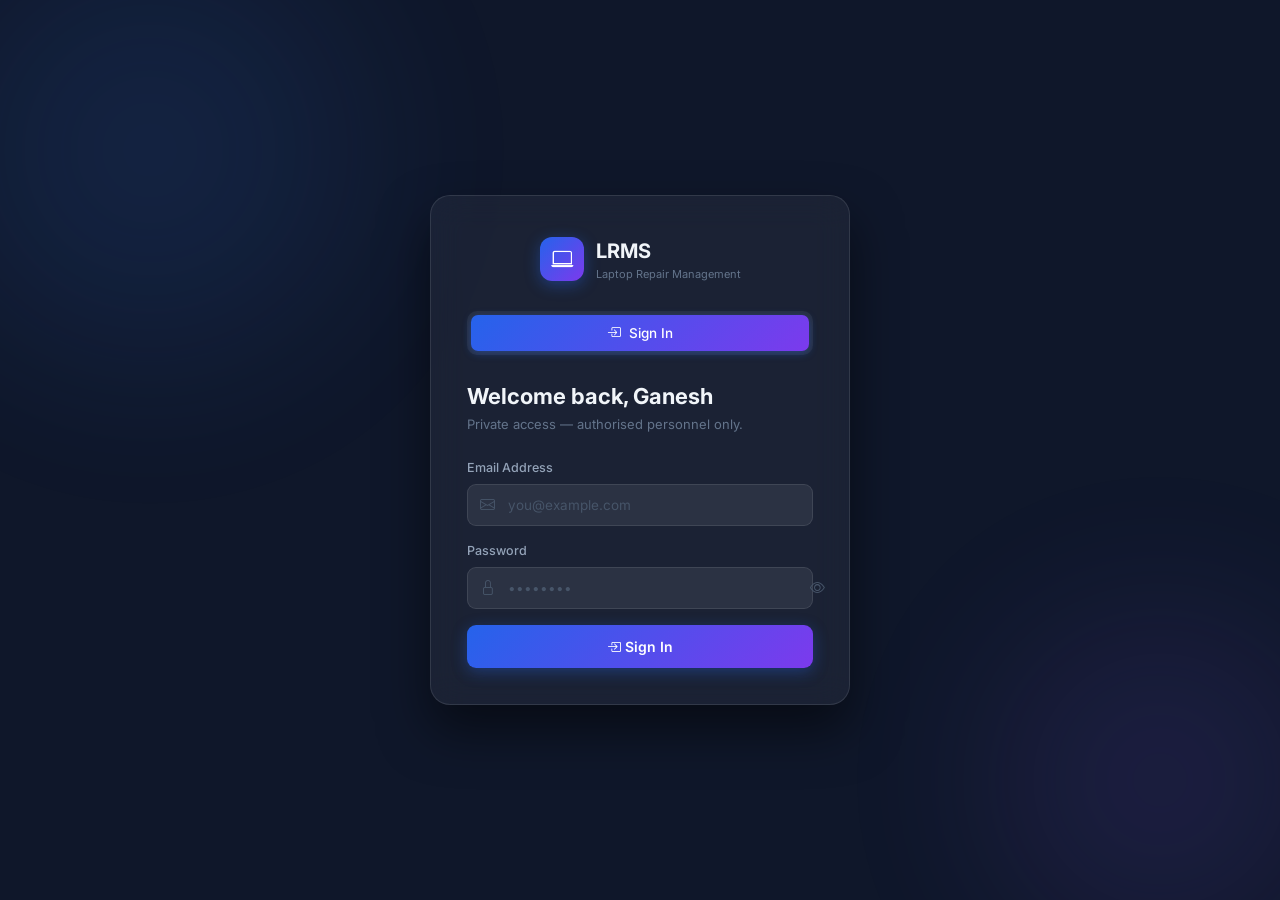
<file: login.html>
<!DOCTYPE html>
<html lang="en">
<head>
  <meta charset="UTF-8" />
  <meta name="viewport" content="width=device-width, initial-scale=1.0" />
  <title>Sign In – LRMS</title>
  <meta name="description" content="Sign in or create an account to access the Laptop Repair Management System." />
  <link href="https://cdn.jsdelivr.net/npm/bootstrap@5.3.3/dist/css/bootstrap.min.css" rel="stylesheet" />
  <link href="https://cdn.jsdelivr.net/npm/bootstrap-icons@1.11.3/font/bootstrap-icons.css" rel="stylesheet" />
  <link href="https://fonts.googleapis.com/css2?family=Inter:wght@300;400;500;600;700&display=swap" rel="stylesheet" />
  <style>
    *, *::before, *::after { box-sizing: border-box; margin: 0; padding: 0; }

    body {
      font-family: 'Inter', system-ui, sans-serif;
      background: #0f172a;
      min-height: 100vh;
      display: flex;
      align-items: center;
      justify-content: center;
      padding: 20px;
      position: relative;
      overflow: hidden;
    }

    /* Animated background blobs */
    body::before, body::after {
      content: '';
      position: fixed;
      border-radius: 50%;
      filter: blur(80px);
      opacity: 0.15;
      pointer-events: none;
    }
    body::before {
      width: 500px; height: 500px;
      background: radial-gradient(circle, #3b82f6, transparent);
      top: -100px; left: -100px;
      animation: float1 8s ease-in-out infinite;
    }
    body::after {
      width: 400px; height: 400px;
      background: radial-gradient(circle, #8b5cf6, transparent);
      bottom: -80px; right: -80px;
      animation: float2 10s ease-in-out infinite;
    }

    @keyframes float1 {
      0%, 100% { transform: translate(0,0); }
      50%       { transform: translate(40px, 30px); }
    }
    @keyframes float2 {
      0%, 100% { transform: translate(0,0); }
      50%       { transform: translate(-30px, -40px); }
    }

    /* Card */
    .auth-card {
      width: 100%;
      max-width: 420px;
      background: rgba(255,255,255,.05);
      border: 1px solid rgba(255,255,255,.1);
      border-radius: 20px;
      backdrop-filter: blur(16px);
      -webkit-backdrop-filter: blur(16px);
      box-shadow: 0 25px 50px rgba(0,0,0,.5);
      padding: 40px 36px 36px;
      position: relative;
      z-index: 10;
    }

    /* Logo */
    .auth-logo {
      display: flex;
      align-items: center;
      gap: 12px;
      margin-bottom: 28px;
      justify-content: center;
    }
    .auth-logo .logo-icon {
      width: 44px; height: 44px;
      background: linear-gradient(135deg, #2563eb, #7c3aed);
      border-radius: 12px;
      display: flex; align-items: center; justify-content: center;
      font-size: 22px; color: #fff;
      box-shadow: 0 4px 15px rgba(37,99,235,.4);
    }
    .auth-logo .logo-text { font-size: 20px; font-weight: 700; color: #f1f5f9; }
    .auth-logo .logo-sub  { font-size: 11px; color: #64748b; }

    /* Tabs */
    .auth-tabs {
      display: flex;
      background: rgba(255,255,255,.06);
      border-radius: 10px;
      padding: 4px;
      margin-bottom: 28px;
      gap: 4px;
    }
    .auth-tab {
      flex: 1;
      border: none;
      background: transparent;
      color: #94a3b8;
      font-family: 'Inter', sans-serif;
      font-size: 13.5px;
      font-weight: 500;
      padding: 8px 12px;
      border-radius: 7px;
      cursor: pointer;
      transition: background .2s, color .2s;
    }
    .auth-tab.active {
      background: linear-gradient(135deg, #2563eb, #7c3aed);
      color: #fff;
      box-shadow: 0 2px 8px rgba(37,99,235,.4);
    }

    /* Panel */
    .auth-panel { display: none; }
    .auth-panel.active { display: block; }

    .auth-title {
      font-size: 22px; font-weight: 700; color: #f1f5f9;
      margin-bottom: 6px;
    }
    .auth-sub {
      font-size: 13px; color: #64748b;
      margin-bottom: 24px;
    }

    /* Form Elements */
    .field-group { margin-bottom: 16px; }
    .field-group label {
      display: block;
      font-size: 12.5px; font-weight: 500; color: #94a3b8;
      margin-bottom: 6px;
    }
    .field-wrap {
      position: relative;
    }
    .field-wrap i {
      position: absolute; left: 13px; top: 50%; transform: translateY(-50%);
      color: #475569; font-size: 15px; pointer-events: none;
    }
    .auth-input {
      width: 100%;
      background: rgba(255,255,255,.07);
      border: 1px solid rgba(255,255,255,.1);
      color: #f1f5f9;
      border-radius: 9px;
      padding: 10px 12px 10px 40px;
      font-size: 13.5px;
      font-family: 'Inter', sans-serif;
      transition: border-color .2s, background .2s, box-shadow .2s;
      outline: none;
    }
    .auth-input::placeholder { color: #475569; }
    .auth-input:focus {
      border-color: #3b82f6;
      background: rgba(59,130,246,.08);
      box-shadow: 0 0 0 3px rgba(59,130,246,.15);
    }
    .auth-input.is-invalid {
      border-color: #ef4444;
      box-shadow: 0 0 0 3px rgba(239,68,68,.15);
    }

    /* Password toggle */
    .pw-toggle {
      position: absolute; right: 12px; top: 50%; transform: translateY(-50%);
      background: none; border: none; color: #475569;
      font-size: 15px; cursor: pointer; padding: 2px;
      transition: color .15s;
    }
    .pw-toggle:hover { color: #94a3b8; }
    .auth-input.has-toggle { padding-right: 40px; }

    /* Error message */
    .auth-error {
      background: rgba(239,68,68,.12);
      border: 1px solid rgba(239,68,68,.3);
      border-radius: 8px;
      padding: 10px 14px;
      font-size: 13px;
      color: #fca5a5;
      margin-bottom: 16px;
      display: none;
      align-items: center;
      gap: 8px;
    }
    .auth-error.visible { display: flex; }

    /* Submit button */
    .auth-btn {
      width: 100%;
      background: linear-gradient(135deg, #2563eb, #7c3aed);
      color: #fff;
      border: none;
      border-radius: 9px;
      padding: 11px 20px;
      font-family: 'Inter', sans-serif;
      font-size: 14px; font-weight: 600;
      cursor: pointer;
      margin-top: 6px;
      transition: opacity .2s, transform .1s, box-shadow .2s;
      box-shadow: 0 4px 15px rgba(37,99,235,.35);
      display: flex; align-items: center; justify-content: center; gap: 8px;
    }
    .auth-btn:hover  { opacity: .9; box-shadow: 0 6px 20px rgba(37,99,235,.45); }
    .auth-btn:active { transform: scale(.98); }
    .auth-btn:disabled { opacity: .6; cursor: not-allowed; }

    /* Spinner inside button */
    .btn-spinner {
      width: 16px; height: 16px;
      border: 2px solid rgba(255,255,255,.4);
      border-top-color: #fff;
      border-radius: 50%;
      animation: spin .6s linear infinite;
      display: none;
    }
    .auth-btn.loading .btn-spinner { display: block; }
    .auth-btn.loading .btn-label  { display: none; }

    @keyframes spin { to { transform: rotate(360deg); } }

    /* Divider */
    .auth-divider {
      text-align: center; font-size: 12px; color: #334155;
      margin: 20px 0 0;
    }

    /* Success overlay */
    .auth-success {
      display: none;
      flex-direction: column; align-items: center; justify-content: center;
      text-align: center; padding: 20px 0;
    }
    .auth-success.visible { display: flex; }
    .success-icon {
      width: 64px; height: 64px;
      background: rgba(22,163,74,.15);
      border: 2px solid rgba(22,163,74,.4);
      border-radius: 50%;
      display: flex; align-items: center; justify-content: center;
      font-size: 28px; color: #4ade80;
      margin-bottom: 16px;
      animation: popIn .4s cubic-bezier(.175,.885,.32,1.275);
    }
    @keyframes popIn {
      from { transform: scale(0); opacity: 0; }
      to   { transform: scale(1); opacity: 1; }
    }
    .success-title { font-size: 18px; font-weight: 700; color: #f1f5f9; margin-bottom: 6px; }
    .success-sub   { font-size: 13px; color: #64748b; }
  </style>
</head>
<body>

  <div class="auth-card" id="authCard">

    <!-- Logo -->
    <div class="auth-logo">
      <div class="logo-icon"><i class="bi bi-laptop"></i></div>
      <div>
        <div class="logo-text">LRMS</div>
        <div class="logo-sub">Laptop Repair Management</div>
      </div>
    </div>

    <!-- Tabs: Sign In only (registration is disabled) -->
    <div class="auth-tabs">
      <button class="auth-tab active" id="tabLogin">
        <i class="bi bi-box-arrow-in-right me-1"></i> Sign In
      </button>
    </div>

    <!-- ── LOGIN PANEL ── -->
    <div class="auth-panel active" id="panelLogin">
      <h1 class="auth-title">Welcome back, Ganesh</h1>
      <p class="auth-sub">Private access — authorised personnel only.</p>

      <div class="auth-error" id="loginError">
        <i class="bi bi-exclamation-circle-fill"></i>
        <span id="loginErrorMsg"></span>
      </div>

      <form id="loginForm" novalidate>
        <div class="field-group">
          <label for="loginEmail">Email Address</label>
          <div class="field-wrap">
            <i class="bi bi-envelope"></i>
            <input type="email" id="loginEmail" class="auth-input" placeholder="you@example.com" autocomplete="email" required />
          </div>
        </div>
        <div class="field-group">
          <label for="loginPassword">Password</label>
          <div class="field-wrap">
            <i class="bi bi-lock"></i>
            <input type="password" id="loginPassword" class="auth-input has-toggle" placeholder="••••••••" autocomplete="current-password" required />
            <button type="button" class="pw-toggle" onclick="togglePw('loginPassword', this)" tabindex="-1">
              <i class="bi bi-eye"></i>
            </button>
          </div>
        </div>
        <button type="submit" class="auth-btn" id="loginBtn">
          <span class="btn-spinner"></span>
          <span class="btn-label"><i class="bi bi-box-arrow-in-right"></i> Sign In</span>
        </button>
      </form>

    </div>

  </div><!-- /auth-card -->

  <script type="module">
    import { login, getSession } from './assets/js/auth.js';

    // Redirect if already logged in
    if (getSession()) window.location.replace('index.html');

    /* ──── Password toggle ──── */
    window.togglePw = function(inputId, btn) {
      const inp = document.getElementById(inputId);
      const isHidden = inp.type === 'password';
      inp.type = isHidden ? 'text' : 'password';
      btn.querySelector('i').className = isHidden ? 'bi bi-eye-slash' : 'bi bi-eye';
    };

    /* ──── Error helpers ──── */
    function showError(msg) {
      document.getElementById('loginError').classList.add('visible');
      document.getElementById('loginErrorMsg').textContent = msg;
    }
    function hideError() {
      document.getElementById('loginError').classList.remove('visible');
    }

    /* ──── Button loading state ──── */
    function setLoading(btn, loading) {
      btn.disabled = loading;
      btn.classList.toggle('loading', loading);
    }

    /* ──── Login ──── */
    document.getElementById('loginForm').addEventListener('submit', async (e) => {
      e.preventDefault();
      hideError();
      const btn   = document.getElementById('loginBtn');
      const email = document.getElementById('loginEmail').value;
      const pw    = document.getElementById('loginPassword').value;

      setLoading(btn, true);
      const result = await login(email, pw);
      setLoading(btn, false);

      if (result.success) {
        btn.innerHTML = '<i class="bi bi-check-lg"></i> <span class="btn-label">Success!</span>';
        setTimeout(() => window.location.href = 'index.html', 600);
      } else {
        showError(result.error);
        document.getElementById('loginPassword').classList.add('is-invalid');
      }
    });

    // Clear invalid state on typing
    document.getElementById('loginPassword').addEventListener('input', () =>
      document.getElementById('loginPassword').classList.remove('is-invalid')
    );
  </script>

</body>
</html>
</file>
<file: assets/css/style.css>
/* ============================================================
   LRMS – Laptop Repair Management System - Custom Stylesheet
   ============================================================ */
@import url('https://fonts.googleapis.com/css2?family=Inter:wght@300;400;500;600;700&display=swap');

/* ---------- CSS Variables ---------- */
:root {
  --primary:       #2563eb;
  --primary-dark:  #1d4ed8;
  --primary-light: #dbeafe;
  --secondary:     #64748b;
  --success:       #16a34a;
  --warning:       #d97706;
  --danger:        #dc2626;
  --info:          #0891b2;
  --bg:            #f1f5f9;
  --card-bg:       #ffffff;
  --border:        #e2e8f0;
  --text:          #0f172a;
  --text-muted:    #64748b;
  --sidebar-w:     240px;
  --topbar-h:      60px;
  --radius:        10px;
  --shadow:        0 1px 3px rgba(0,0,0,.08), 0 1px 2px rgba(0,0,0,.06);
  --shadow-md:     0 4px 6px -1px rgba(0,0,0,.1), 0 2px 4px -1px rgba(0,0,0,.06);
}

/* ---------- Reset / Base ---------- */
*, *::before, *::after { box-sizing: border-box; margin: 0; padding: 0; }
body {
  font-family: 'Inter', system-ui, sans-serif;
  background: var(--bg);
  color: var(--text);
  font-size: 14px;
  line-height: 1.6;
}
a { text-decoration: none; color: var(--primary); }
a:hover { color: var(--primary-dark); }

/* ---------- Layout ---------- */
.layout-wrapper { display: flex; min-height: 100vh; }

/* ---- Sidebar ---- */
.sidebar {
  width: var(--sidebar-w);
  background: #0f172a;
  color: #94a3b8;
  display: flex;
  flex-direction: column;
  position: fixed;
  top: 0; left: 0;
  height: 100vh;
  z-index: 1040;
  transition: transform .25s ease;
}
.sidebar-brand {
  display: flex;
  align-items: center;
  gap: 10px;
  padding: 18px 20px;
  border-bottom: 1px solid rgba(255,255,255,.07);
}
.sidebar-brand .brand-icon {
  width: 36px; height: 36px;
  background: var(--primary);
  border-radius: 8px;
  display: flex; align-items: center; justify-content: center;
  color: #fff; font-size: 18px; flex-shrink: 0;
}
.sidebar-brand .brand-text { font-size: 13px; font-weight: 700; color: #f1f5f9; line-height: 1.2; }
.sidebar-brand .brand-sub  { font-size: 10px; color: #64748b; font-weight: 400; }

.sidebar-nav { flex: 1; padding: 12px 0; overflow-y: auto; }
.nav-section-label {
  font-size: 10px; font-weight: 600; text-transform: uppercase;
  letter-spacing: .08em; color: #475569;
  padding: 8px 20px 4px; margin-top: 8px;
}
.sidebar-nav .nav-link {
  display: flex; align-items: center; gap: 10px;
  padding: 9px 20px;
  color: #94a3b8;
  font-size: 13.5px; font-weight: 500;
  transition: background .15s, color .15s;
}
.sidebar-nav .nav-link i { font-size: 16px; width: 20px; text-align: center; flex-shrink: 0; }
.sidebar-nav .nav-link:hover { background: rgba(255,255,255,.06); color: #e2e8f0; }
.sidebar-nav .nav-link.active { background: rgba(37,99,235,.2); color: #60a5fa; border-right: 3px solid var(--primary); }
.sidebar-footer { padding: 16px 20px; border-top: 1px solid rgba(255,255,255,.07); font-size: 11px; color: #475569; }

/* ---- Main Content ---- */
.main-content { margin-left: var(--sidebar-w); flex: 1; display: flex; flex-direction: column; min-width: 0; }

/* ---- Top Bar ---- */
.topbar {
  height: var(--topbar-h); background: var(--card-bg);
  border-bottom: 1px solid var(--border);
  display: flex; align-items: center; padding: 0 24px; gap: 12px;
  position: sticky; top: 0; z-index: 1030;
}
.topbar .sidebar-toggle {
  display: none; background: none; border: none;
  font-size: 20px; color: var(--text); cursor: pointer; padding: 4px 6px; border-radius: 6px;
}
.topbar .page-title { font-size: 16px; font-weight: 600; color: var(--text); flex: 1; }
.topbar .topbar-right { display: flex; align-items: center; gap: 10px; }

/* ---- Page Body ---- */
.page-body { padding: 24px; flex: 1; }

/* ---------- Stat Cards ---------- */
.stat-card {
  background: var(--card-bg); border-radius: var(--radius);
  padding: 20px; box-shadow: var(--shadow);
  display: flex; align-items: center; gap: 16px;
  border: 1px solid var(--border); transition: box-shadow .2s;
}
.stat-card:hover { box-shadow: var(--shadow-md); }
.stat-icon {
  width: 52px; height: 52px; border-radius: 12px;
  display: flex; align-items: center; justify-content: center;
  font-size: 22px; flex-shrink: 0;
}
.stat-icon.blue   { background: #dbeafe; color: #2563eb; }
.stat-icon.orange { background: #ffedd5; color: #ea580c; }
.stat-icon.purple { background: #ede9fe; color: #7c3aed; }
.stat-icon.green  { background: #dcfce7; color: #16a34a; }
.stat-icon.cyan   { background: #cffafe; color: #0891b2; }
.stat-icon.red    { background: #fee2e2; color: #dc2626; }
.stat-value { font-size: 26px; font-weight: 700; line-height: 1; }
.stat-label { font-size: 12px; color: var(--text-muted); font-weight: 500; margin-top: 4px; }

/* ---------- Card ---------- */
.card { background: var(--card-bg); border: 1px solid var(--border); border-radius: var(--radius); box-shadow: var(--shadow); }
.card-header {
  padding: 14px 20px; border-bottom: 1px solid var(--border);
  display: flex; align-items: center; justify-content: space-between; gap: 12px;
}
.card-title { font-size: 14px; font-weight: 600; color: var(--text); margin: 0; }
.card-body { padding: 20px; }

/* ---------- Badges / Status ---------- */
.badge-status {
  display: inline-block; padding: 3px 10px; border-radius: 20px;
  font-size: 11.5px; font-weight: 600; white-space: nowrap;
}
.badge-received   { background:#dbeafe; color:#1d4ed8; }
.badge-diagnosing { background:#ede9fe; color:#6d28d9; }
.badge-waiting    { background:#ffedd5; color:#c2410c; }
.badge-repairing  { background:#fef9c3; color:#a16207; }
.badge-ready      { background:#dcfce7; color:#15803d; }
.badge-delivered  { background:#f0fdf4; color:#166534; border:1px solid #bbf7d0; }
.badge-cancel     { background:#fee2e2; color:#b91c1c; border:1px solid #fecaca; }

/* ---------- Table ---------- */
.table-responsive { overflow-x: auto; }
.lrms-table { width: 100%; border-collapse: collapse; }
.lrms-table th {
  background: #f8fafc; font-size: 11.5px; font-weight: 600;
  text-transform: uppercase; letter-spacing: .04em;
  color: var(--text-muted); padding: 10px 14px;
  border-bottom: 2px solid var(--border); white-space: nowrap;
}
.lrms-table td {
  padding: 11px 14px; border-bottom: 1px solid var(--border);
  vertical-align: middle; color: var(--text); font-size: 13.5px;
}
.lrms-table tbody tr:hover { background: #f8fafc; }
.lrms-table .job-id { font-weight: 600; color: var(--primary); font-family: monospace; font-size: 13px; }
.lrms-table .action-btns { display: flex; gap: 6px; flex-wrap: nowrap; }
.action-btns .btn { padding: 4px 10px; font-size: 12px; }

/* ---------- Forms ---------- */
.form-label { font-weight: 500; font-size: 13px; color: var(--text); margin-bottom: 4px; }
.form-control, .form-select {
  border-radius: 7px; border: 1px solid var(--border);
  padding: 8px 12px; font-size: 13.5px;
  transition: border-color .15s, box-shadow .15s;
}
.form-control:focus, .form-select:focus {
  border-color: var(--primary); box-shadow: 0 0 0 3px rgba(37,99,235,.12); outline: none;
}
.form-control.is-invalid, .form-select.is-invalid {
  border-color: var(--danger); box-shadow: 0 0 0 3px rgba(220,38,38,.1);
}
.section-divider {
  font-size: 12px; font-weight: 600; text-transform: uppercase;
  letter-spacing: .06em; color: var(--primary);
  border-bottom: 2px solid var(--primary-light);
  padding-bottom: 6px; margin-bottom: 16px; margin-top: 4px;
}

/* ---------- Buttons ---------- */
.btn { font-family: 'Inter', sans-serif; font-weight: 500; border-radius: 7px; transition: background .15s, box-shadow .15s, transform .1s; }
.btn:active { transform: scale(.98); }
.btn-primary { background: var(--primary); border-color: var(--primary); }
.btn-primary:hover { background: var(--primary-dark); border-color: var(--primary-dark); }
.btn-sm { font-size: 12px; }

/* ---------- Search & Filter Bar ---------- */
.filter-bar { display: flex; gap: 10px; flex-wrap: wrap; align-items: center; }
.filter-bar .form-control, .filter-bar .form-select { max-width: 220px; flex: 1 1 160px; }

/* ---------- Detail Page ---------- */
.detail-group { margin-bottom: 12px; }
.detail-label { font-size: 11px; font-weight: 600; text-transform: uppercase; letter-spacing: .06em; color: var(--text-muted); margin-bottom: 2px; }
.detail-value { font-size: 14px; color: var(--text); font-weight: 500; }

/* Timeline */
.timeline { list-style: none; padding: 0; position: relative; }
.timeline::before { content: ''; position: absolute; left: 16px; top: 0; bottom: 0; width: 2px; background: var(--border); }
.timeline-item { display: flex; gap: 14px; padding-bottom: 16px; position: relative; }
.timeline-dot {
  width: 32px; height: 32px; border-radius: 50%;
  background: var(--primary-light); border: 2px solid var(--primary);
  display: flex; align-items: center; justify-content: center;
  color: var(--primary); font-size: 13px; flex-shrink: 0; position: relative; z-index: 1;
}
.timeline-dot.active { background: var(--primary); color: #fff; }
.timeline-dot.done   { background: var(--success); border-color: var(--success); color: #fff; }
.timeline-content { padding-top: 4px; }
.timeline-title { font-weight: 600; font-size: 13.5px; }
.timeline-desc  { font-size: 12px; color: var(--text-muted); }

/* ---------- Accessories Checkboxes ---------- */
.accessories-grid { display: grid; grid-template-columns: repeat(auto-fill, minmax(130px, 1fr)); gap: 8px; }
.accessory-check {
  display: flex; align-items: center; gap: 8px;
  padding: 8px 12px; border: 1px solid var(--border); border-radius: 7px;
  cursor: pointer; font-size: 13px; font-weight: 500;
  transition: border-color .15s, background .15s;
}
.accessory-check:hover { border-color: var(--primary); background: var(--primary-light); }
.accessory-check input[type="checkbox"] { accent-color: var(--primary); }

/* ---------- Empty State ---------- */
.empty-state { text-align: center; padding: 40px 20px; color: var(--text-muted); }
.empty-state i { font-size: 40px; margin-bottom: 10px; display: block; }

/* ---------- Toast ---------- */
.toast-container {
  position: fixed; bottom: 20px; right: 20px; z-index: 10000;
  display: flex; flex-direction: column; gap: 8px;
}
.toast-msg {
  min-width: 280px; padding: 12px 18px; border-radius: 8px;
  font-size: 13.5px; font-weight: 500; color: #fff;
  box-shadow: var(--shadow-md);
  animation: slideUp .3s ease;
  display: flex; align-items: center; gap: 10px;
}
.toast-msg.success { background: var(--success); }
.toast-msg.error   { background: var(--danger); }
.toast-msg.info    { background: var(--info); }

@keyframes slideUp {
  from { opacity: 0; transform: translateY(16px); }
  to   { opacity: 1; transform: translateY(0); }
}

/* ---------- Print ---------- */
@media print {
  body { background: #fff; font-size: 12px; }
  .sidebar, .topbar, .no-print { display: none !important; }
  .main-content { margin-left: 0 !important; }
  .print-area { display: block !important; }
  .page-body { padding: 0; }
}
.print-area { display: none; }

/* Job Sheet */
.job-sheet { max-width: 700px; margin: 0 auto; background: #fff; padding: 30px; border: 1px solid #ddd; border-radius: 8px; }
.job-sheet .shop-header { text-align: center; border-bottom: 2px solid #000; padding-bottom: 12px; margin-bottom: 16px; }
.job-sheet .shop-name { font-size: 22px; font-weight: 700; }
.job-sheet .shop-sub { font-size: 12px; color: #555; }
.job-sheet .js-row { display: flex; gap: 8px; margin-bottom: 8px; font-size: 13px; }
.job-sheet .js-label { font-weight: 600; min-width: 150px; }
.job-sheet .js-section { font-weight: 700; font-size: 13px; text-transform: uppercase; border-bottom: 1px solid #ccc; margin: 14px 0 8px; padding-bottom: 4px; }
.job-sheet .signature-row { display: flex; justify-content: space-between; margin-top: 40px; font-size: 12px; }
.job-sheet .sig-line { border-top: 1px solid #000; width: 180px; text-align: center; padding-top: 4px; }

/* ---------- Responsive ---------- */
@media (max-width: 768px) {
  .sidebar { transform: translateX(-100%); }
  .sidebar.open { transform: translateX(0); }
  .main-content { margin-left: 0; }
  .topbar .sidebar-toggle { display: flex; }
  .page-body { padding: 16px; }
  .filter-bar .form-control, .filter-bar .form-select { max-width: 100%; flex: 1 1 100%; }
  .stat-value { font-size: 22px; }
}
.sidebar-overlay {
  display: none; position: fixed; inset: 0;
  background: rgba(0,0,0,.4); z-index: 1039;
}
@media (max-width: 768px) {
  .sidebar.open ~ .sidebar-overlay { display: block; }
}
</file>
